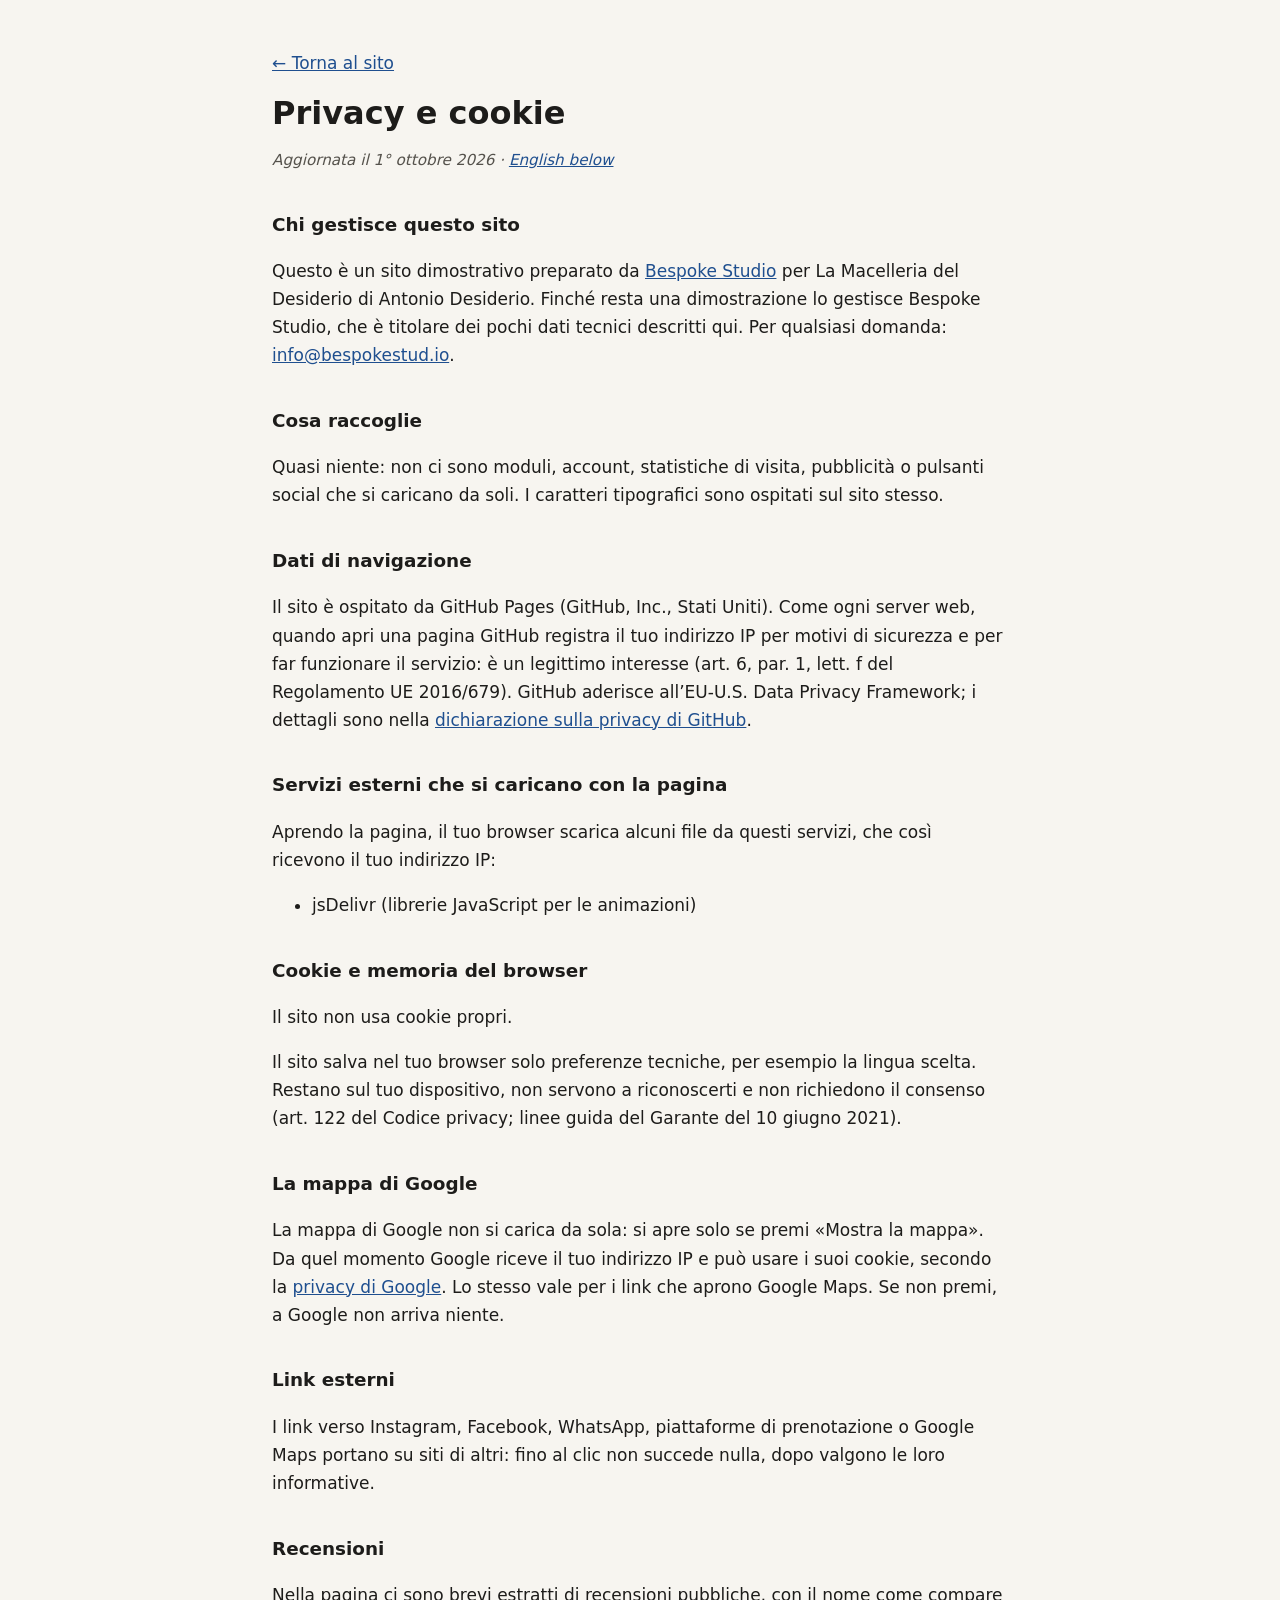
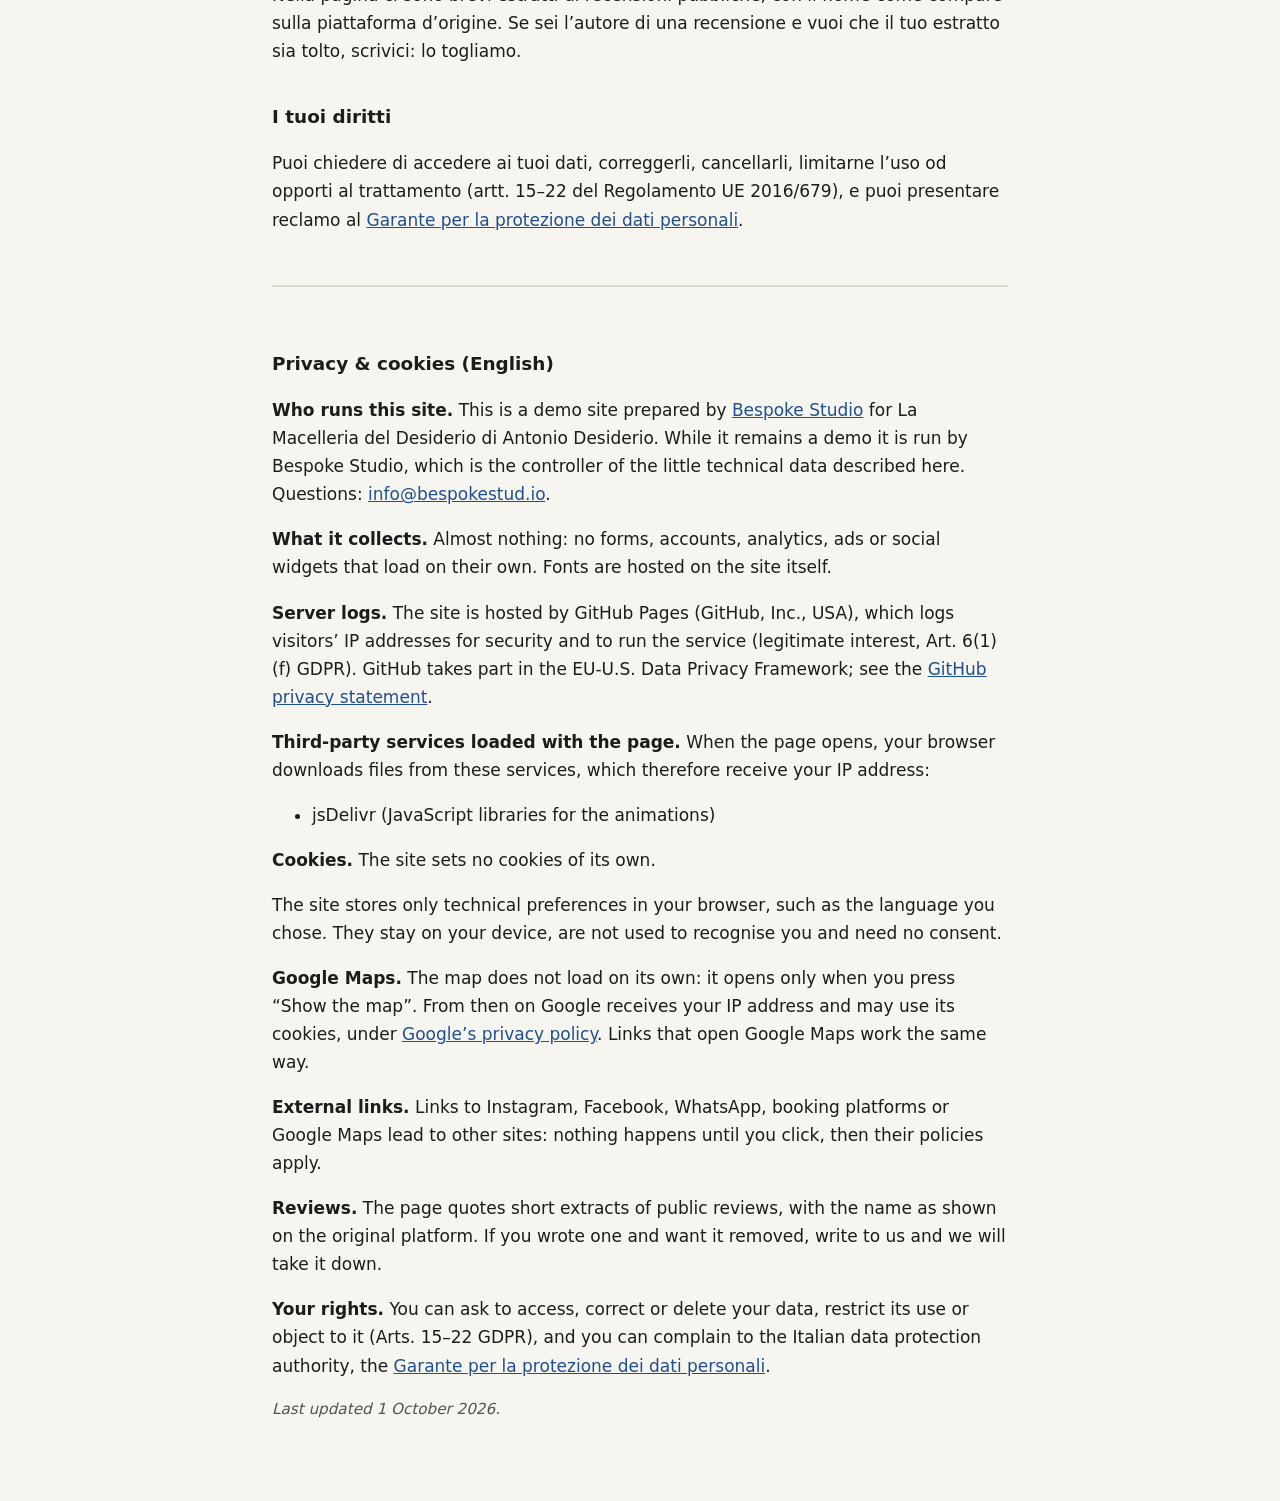
<file: privacy.html>
<!DOCTYPE html>
<html lang="it">
<head>
  <meta charset="UTF-8">
  <meta name="viewport" content="width=device-width, initial-scale=1.0">
  <meta name="robots" content="noindex">
  <title>Privacy e cookie · La Macelleria del Desiderio di Antonio Desiderio</title>
  <meta name="description" content="Informativa privacy e cookie del sito La Macelleria del Desiderio di Antonio Desiderio.">
  <style>
    body { margin: 0; background: #f7f5f0; color: #1d1c1a; font: 17px/1.65 system-ui, -apple-system, "Segoe UI", Roboto, sans-serif; }
    main { max-width: 46rem; margin: 0 auto; padding: 32px 20px 64px; }
    h1 { font-size: 2rem; line-height: 1.2; margin: 0.4em 0 0.2em; }
    h2 { font-size: 1.15rem; margin: 2em 0 0.4em; }
    a { color: #1f4f8f; }
    .data { color: #55524c; font-style: italic; font-size: 0.95rem; }
    .en { margin-top: 3em; padding-top: 1.5em; border-top: 2px solid #ddd8cc; }
    code { font-size: 0.9em; background: #ebe7dc; padding: 0 4px; border-radius: 3px; }
  </style>
</head>
<body>
<main>
  <p><a href="index.html">← Torna al sito</a></p>
  <h1>Privacy e cookie</h1>
  <p class="data">Aggiornata il 1° ottobre 2026 · <a href="#english" lang="en">English below</a></p>
  <h2>Chi gestisce questo sito</h2>
  <p>Questo è un sito dimostrativo preparato da <a href="https://bespokestud.io" rel="noopener">Bespoke Studio</a> per La Macelleria del Desiderio di Antonio Desiderio. Finché resta una dimostrazione lo gestisce Bespoke Studio, che è titolare dei pochi dati tecnici descritti qui. Per qualsiasi domanda: <a href="mailto:info@bespokestud.io">info@bespokestud.io</a>.</p>
  <h2>Cosa raccoglie</h2>
  <p>Quasi niente: non ci sono moduli, account, statistiche di visita, pubblicità o pulsanti social che si caricano da soli. I caratteri tipografici sono ospitati sul sito stesso.</p>
  <h2>Dati di navigazione</h2>
  <p>Il sito è ospitato da GitHub Pages (GitHub, Inc., Stati Uniti). Come ogni server web, quando apri una pagina GitHub registra il tuo indirizzo IP per motivi di sicurezza e per far funzionare il servizio: è un legittimo interesse (art. 6, par. 1, lett. f del Regolamento UE 2016/679). GitHub aderisce all’EU-U.S. Data Privacy Framework; i dettagli sono nella <a href="https://docs.github.com/site-policy/privacy-policies/github-general-privacy-statement" rel="noopener">dichiarazione sulla privacy di GitHub</a>.</p>
  <h2>Servizi esterni che si caricano con la pagina</h2>
  <p>Aprendo la pagina, il tuo browser scarica alcuni file da questi servizi, che così ricevono il tuo indirizzo IP:</p>
  <ul><li>jsDelivr (librerie JavaScript per le animazioni)</li></ul>
  <h2>Cookie e memoria del browser</h2>
  <p>Il sito non usa cookie propri.</p>
  <p>Il sito salva nel tuo browser solo preferenze tecniche, per esempio la lingua scelta. Restano sul tuo dispositivo, non servono a riconoscerti e non richiedono il consenso (art. 122 del Codice privacy; linee guida del Garante del 10 giugno 2021).</p>
  <h2>La mappa di Google</h2>
  <p>La mappa di Google non si carica da sola: si apre solo se premi «Mostra la mappa». Da quel momento Google riceve il tuo indirizzo IP e può usare i suoi cookie, secondo la <a href="https://policies.google.com/privacy?hl=it" rel="noopener">privacy di Google</a>. Lo stesso vale per i link che aprono Google Maps. Se non premi, a Google non arriva niente.</p>
  <h2>Link esterni</h2>
  <p>I link verso Instagram, Facebook, WhatsApp, piattaforme di prenotazione o Google Maps portano su siti di altri: fino al clic non succede nulla, dopo valgono le loro informative.</p>
  <h2>Recensioni</h2>
  <p>Nella pagina ci sono brevi estratti di recensioni pubbliche, con il nome come compare sulla piattaforma d’origine. Se sei l’autore di una recensione e vuoi che il tuo estratto sia tolto, scrivici: lo togliamo.</p>
  <h2>I tuoi diritti</h2>
  <p>Puoi chiedere di accedere ai tuoi dati, correggerli, cancellarli, limitarne l’uso od opporti al trattamento (artt. 15–22 del Regolamento UE 2016/679), e puoi presentare reclamo al <a href="https://www.garanteprivacy.it" rel="noopener">Garante per la protezione dei dati personali</a>.</p>
  <div class="en" id="english" lang="en">
    <h2>Privacy &amp; cookies (English)</h2>
    <p><strong>Who runs this site.</strong> This is a demo site prepared by <a href="https://bespokestud.io" rel="noopener">Bespoke Studio</a> for La Macelleria del Desiderio di Antonio Desiderio. While it remains a demo it is run by Bespoke Studio, which is the controller of the little technical data described here. Questions: <a href="mailto:info@bespokestud.io">info@bespokestud.io</a>.</p>
    <p><strong>What it collects.</strong> Almost nothing: no forms, accounts, analytics, ads or social widgets that load on their own. Fonts are hosted on the site itself.</p>
    <p><strong>Server logs.</strong> The site is hosted by GitHub Pages (GitHub, Inc., USA), which logs visitors’ IP addresses for security and to run the service (legitimate interest, Art. 6(1)(f) GDPR). GitHub takes part in the EU-U.S. Data Privacy Framework; see the <a href="https://docs.github.com/site-policy/privacy-policies/github-general-privacy-statement" rel="noopener">GitHub privacy statement</a>.</p>
    <p><strong>Third-party services loaded with the page.</strong> When the page opens, your browser downloads files from these services, which therefore receive your IP address:</p><ul><li>jsDelivr (JavaScript libraries for the animations)</li></ul>
    <p><strong>Cookies.</strong> The site sets no cookies of its own.</p>
    <p>The site stores only technical preferences in your browser, such as the language you chose. They stay on your device, are not used to recognise you and need no consent.</p>
    <p><strong>Google Maps.</strong> The map does not load on its own: it opens only when you press “Show the map”. From then on Google receives your IP address and may use its cookies, under <a href="https://policies.google.com/privacy?hl=en" rel="noopener">Google’s privacy policy</a>. Links that open Google Maps work the same way.</p>
    <p><strong>External links.</strong> Links to Instagram, Facebook, WhatsApp, booking platforms or Google Maps lead to other sites: nothing happens until you click, then their policies apply.</p>
    <p><strong>Reviews.</strong> The page quotes short extracts of public reviews, with the name as shown on the original platform. If you wrote one and want it removed, write to us and we will take it down.</p>
    <p><strong>Your rights.</strong> You can ask to access, correct or delete your data, restrict its use or object to it (Arts. 15–22 GDPR), and you can complain to the Italian data protection authority, the <a href="https://www.garanteprivacy.it" rel="noopener">Garante per la protezione dei dati personali</a>.</p>
    <p class="data">Last updated 1 October 2026.</p>
  </div>
</main>
</body>
</html>
</file>
